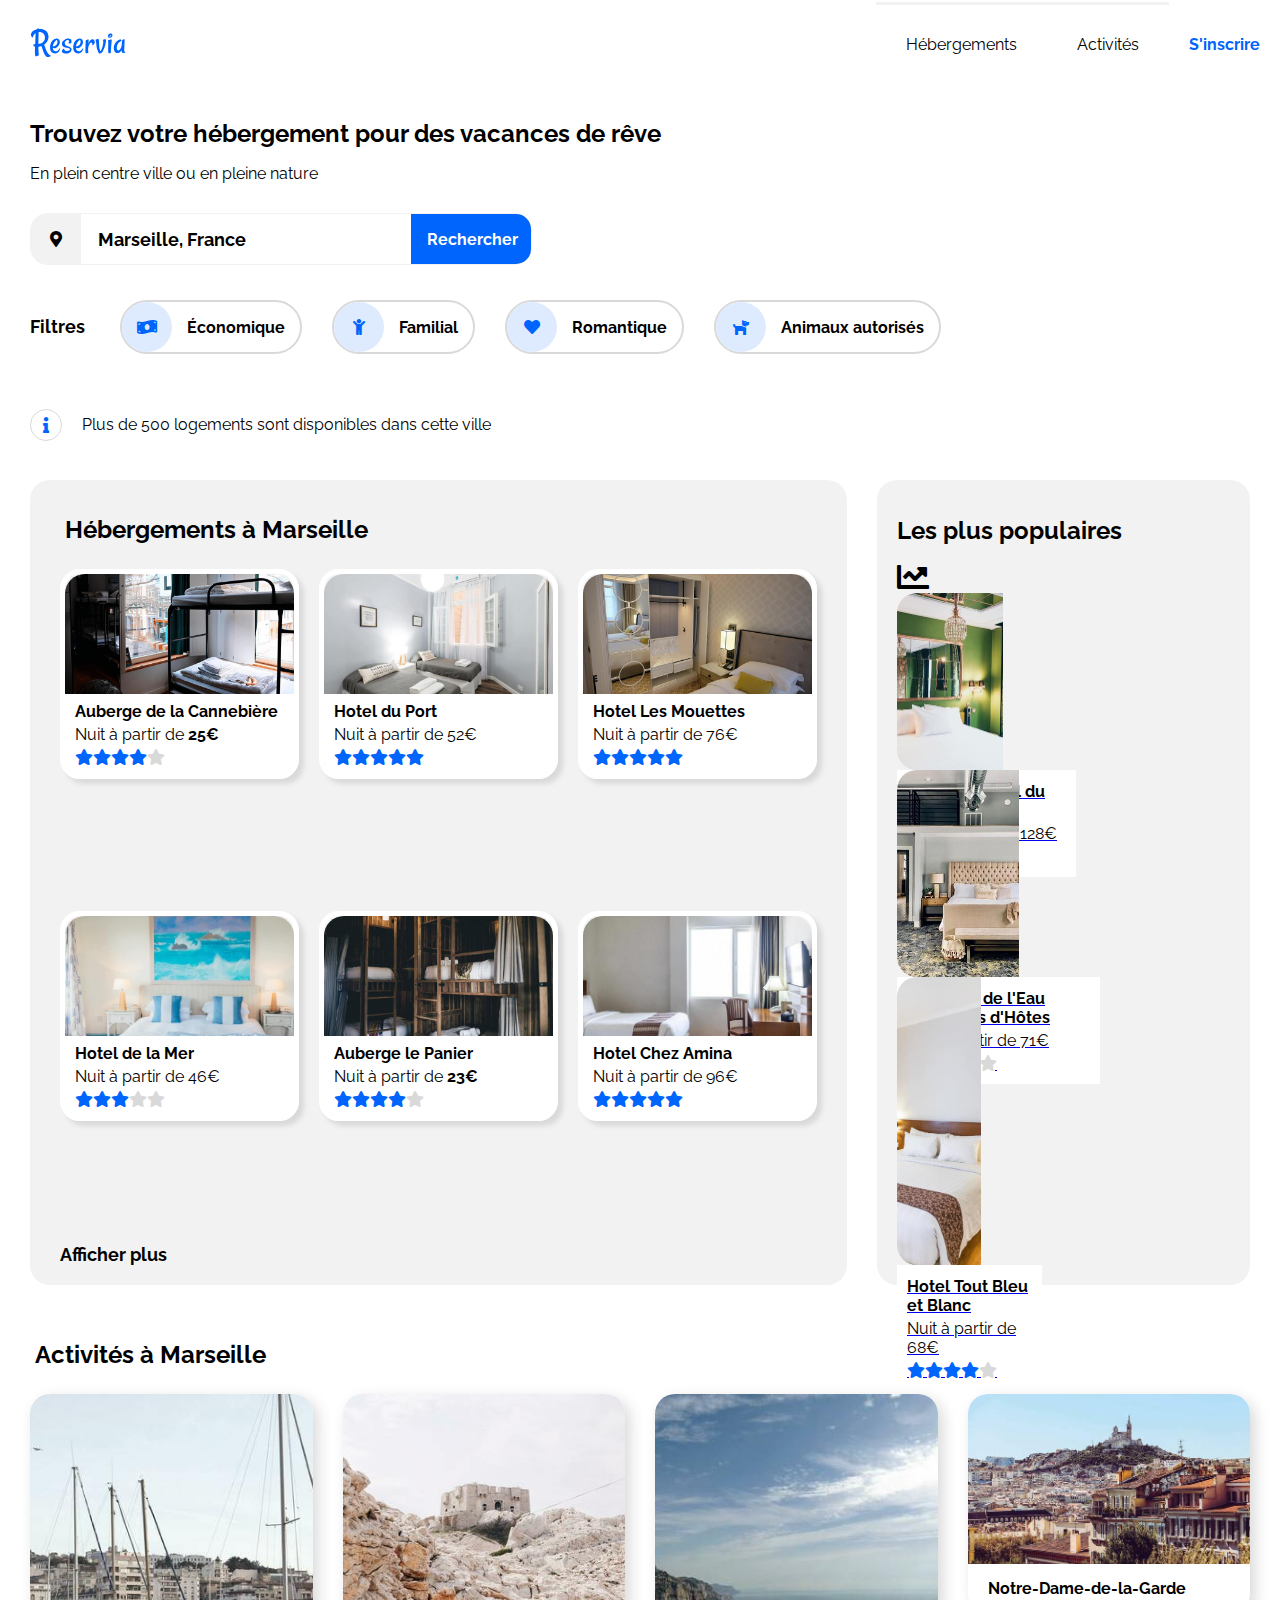
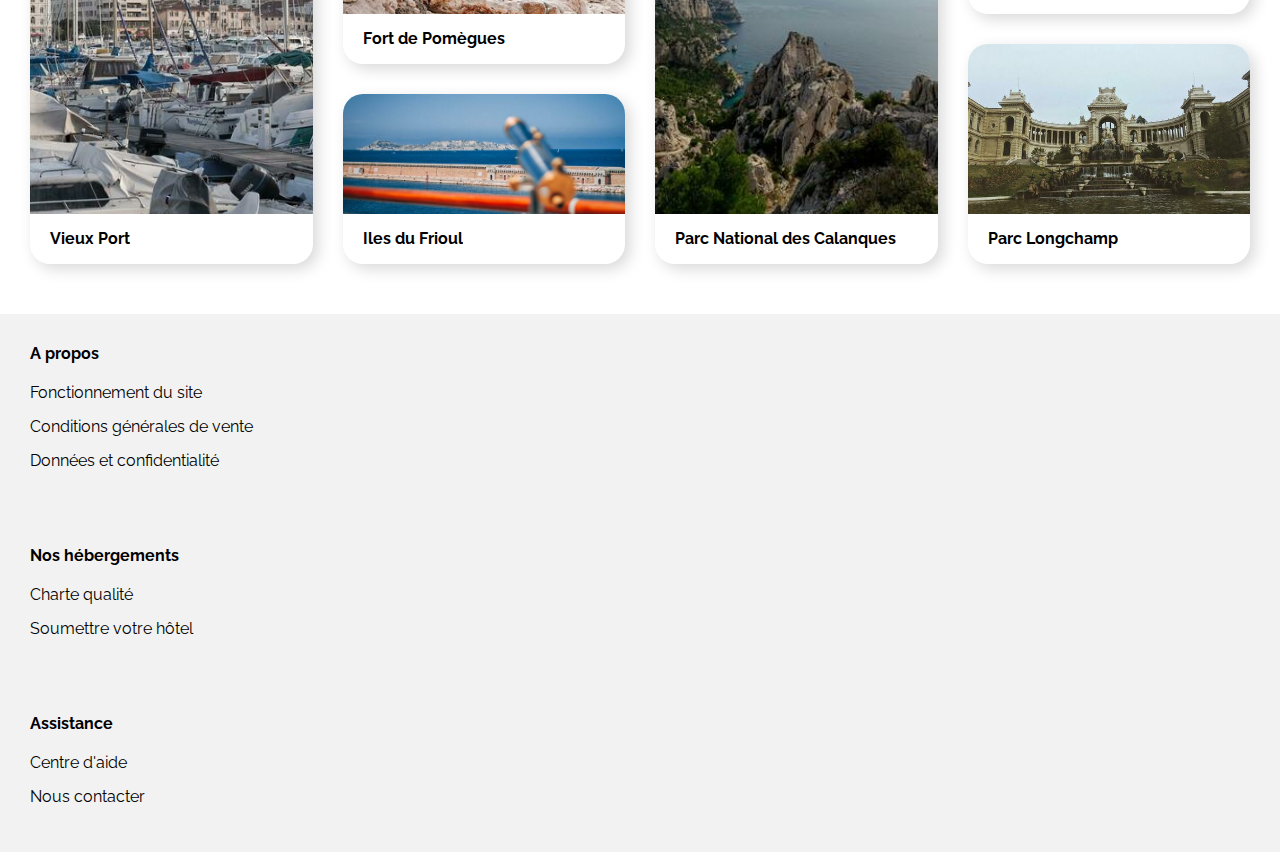
<file: index.html>
<!DOCTYPE html>
<html>
  <head>
    <meta charset="UTF-8" />
    <link rel="preconnect" href="https://fonts.gstatic.com" />
    <link
      href="https://fonts.googleapis.com/css2?family=Raleway:wght@400;500;600&display=swap"
      rel="stylesheet"
    />
    <link
      rel="shortcut icon"
      href="images/logo/Reservia.svg"
      type="image/x-icon"
    />
    <link rel="stylesheet" type="text/css" href="css/all.css" />
    <link rel="stylesheet" href="styles.css" />
    <title>Reservia</title>
  </head>

  <body>
    <div class="main_wrapper">
      <header>
        <a class="link_logo" href="#"><img class="logo" src="images/logo/Reservia.svg" alt="logo" /></a>
        <nav>
          <a class="nav_item" href="#accomodation_main">Hébergements</a>
          <a class="nav_item" href="#activities">Activités</a>
        </nav>
        <a class="register" href="#">S'inscrire</a>
      </header>

      <div id="main">
        <section class="search">
          <div class="main_title">
            <h1>Trouvez votre hébergement pour des vacances de rêve</h1>
            <p>En plein centre ville ou en pleine nature</p>
          </div>

          <div class="search_bar">
            <div class="map_marker_icon">
              <i class="fas fa-map-marker-alt"></i>
            </div>

            <form class="input_field" method="post" action="#">
              <input
                type="search"
                name="city"
                id="city"
                value="Marseille, France"
              />
            </form>
            <button type="submit">
              <i class="fa fa-search fa-lg"></i>
              <span class="search_text">Rechercher</span>
            </button>
          </div>
        </section>

        <section class="filters_and_info">
          <div class="filters">

            <div class="filters_title">
              <h2>Filtres</h2>
            </div>

            <div class="filters_items">
              <div class="grow">
              <label class="filters_item">
                <span class="filters_name">Économique</span>
                <input type="checkbox" name="économique" id="économique" />
                <i class="fas fa-money-bill-wave filters_icon"></i>
              </label>
              </div>

              <div class="grow">
              <label class="filters_item">
                <span class="filters_name">Familial</span>
                <input type="checkbox" name="familial" id="familial" />
                <i class="fas fa-child filters_icon"></i>
              </label>
              </div>

              <div class="grow">
              <label class="filters_item">
                <span class="filters_name">Romantique</span>
                <input type="checkbox" name="romantique" id="romantique" />
                <i class="fas fa-heart filters_icon"></i>
              </label>
              </div>

              <div class="grow">
              <label class="filters_item">
                <span class="filters_name">Animaux autorisés</span>
                <input
                  type="checkbox"
                  name="animaux_autorisés"
                  id="animaux_autorisés"
                />
                <i class="fas fa-dog filters_icon"></i>
              </label>
              </div>
            </div>
          </div>
          <div class="info_alert">
            <div class="info_icon">
              <i class="fas fa-info"></i>
            </div>
            <p>
              <span class="info_text"
                >Plus de 500 logements sont disponibles dans cette ville</span
              >
            </p>
          </div>
        </section>

        <div class="popular_accomodation">
          <section class="popular">
            <div class="popular_title">
              <h1>Les plus populaires</h1>
              <i class="fas fa-chart-line fa-2x"></i>
            </div>
            <div class="popular_items">
              <article>
                <a class="thumbnail" href="#">
                  <img
                    class="thumbnail_picture_popular"
                    src="images/hebergements/4_small/emile-guillemot-Bj_rcSC5XfE-unsplash.jpg"
                    alt="photo Hotel Étoile du Matin"
                  />
                  <div class="thumbnail_content_popular">
                    <div class="thumbnail_text">
                      <h3 class="hotel_name">Hôtel Le Soleil du Matin</h3>
                      <p class="price">Nuit à partir de 128€</p>
                    </div>
                    <div class="rating">
                      <i class="fas fa-star"></i>
                      <i class="fas fa-star"></i>
                      <i class="fas fa-star"></i>
                      <i class="fas fa-star"></i>
                      <i class="fas fa-star"></i>
                    </div>
                  </div>
                </a>
              </article>

              <article>
                <a class="thumbnail" href="#">
                  <img
                    class="thumbnail_picture_popular"
                    src="images/hebergements/4_small/aw-creative-VGs8z60yT2c-unsplash.jpg"
                    alt="photo Chambres d'Hôtes Au Coeur de l'Eau"
                  />

                  <div class="thumbnail_content_popular">
                    <div class="thumbnail_text">
                      <h3 class="hotel_name">
                        Au Coeur de l'Eau Chambres d'Hôtes
                      </h3>
                      <p class="price">Nuit à partir de 71€</p>
                    </div>
                    <div class="rating">
                      <i class="fas fa-star"></i>
                      <i class="fas fa-star"></i>
                      <i class="fas fa-star"></i>
                      <i class="fas fa-star"></i>
                      <i class="fas fa-star" style="color: #d9d9d9"></i>
                    </div>
                  </div>
                </a>
              </article>

              <article>
                <a class="thumbnail" href="#">
                  <img
                    class="thumbnail_picture_popular"
                    src="images/hebergements/4_small/febrian-zakaria-sjvU0THccQA-unsplash.jpg"
                    alt="photo Hotel Tout Bleu et Blanc"
                  />
                  <div class="thumbnail_content_popular">
                    <div class="thumbnail_text">
                      <h3 class="hotel_name">Hotel Tout Bleu et Blanc</h3>
                      <p class="price">Nuit à partir de 68€</p>
                    </div>
                    <div class="rating">
                      <i class="fas fa-star"></i>
                      <i class="fas fa-star"></i>
                      <i class="fas fa-star"></i>
                      <i class="fas fa-star"></i>
                      <i class="fas fa-star" style="color: #d9d9d9"></i>
                    </div>
                  </div>
                </a>
              </article>
            </div>
          </section>

          <section id="accomodation_main">
              <h1 class="section_title">Hébergements à Marseille</h1>

            <div class="accomodation">
              <article class="article_accomodation">
                <a class="thumbnail_accomodation" href="#">
                  <img
                    class="thumbnail_picture_accomodation"
                    src="images/hebergements/4_small/marcus-loke-WQJvWU_HZFo-unsplash.jpg"
                    alt="photo Auberge de la Cannebière"
                  />

                  <div class="thumbnail_content_accomodation">
                    <div class="thumbnail_text">
                      <h3 class="hotel_name">Auberge de la Cannebière</h3>
                      <p class="price">
                        Nuit à partir de <span class="bargain">25€</span>
                      </p>
                    </div>
                    <div class="rating">
                      <i class="fas fa-star"></i>
                      <i class="fas fa-star"></i>
                      <i class="fas fa-star"></i>
                      <i class="fas fa-star"></i>
                      <i class="fas fa-star" style="color: #d9d9d9"></i>
                    </div>
                  </div>
                </a>
              </article>

              <article class="article_accomodation">
                <a class="thumbnail_accomodation" href="#">
                  <img
                    class="thumbnail_picture_accomodation"
                    src="images/hebergements/4_small/fred-kleber-gTbaxaVLvsg-unsplash.jpg"
                    alt="photo Hotel du Port"
                  />

                  <div class="thumbnail_content_accomodation">
                    <div class="thumbnail_text">
                      <h3 class="hotel_name">Hotel du Port</h3>
                      <p class="price">Nuit à partir de 52€</p>
                    </div>
                    <div class="rating">
                      <i class="fas fa-star"></i>
                      <i class="fas fa-star"></i>
                      <i class="fas fa-star"></i>
                      <i class="fas fa-star"></i>
                      <i class="fas fa-star"></i>
                    </div>
                  </div>
                </a>
              </article>

              <article class="article_accomodation">
                <a class="thumbnail_accomodation" href="#">
                  <img
                    class="thumbnail_picture_accomodation"
                    src="images/hebergements/4_small/reisetopia-B8WIgxA_PFU-unsplash.jpg"
                    alt="photo Hotel Les Mouettes"
                  />

                  <div class="thumbnail_content_accomodation">
                    <div class="thumbnail_text">
                      <h3 class="hotel_name">Hotel Les Mouettes</h3>
                      <p class="price">Nuit à partir de 76€</p>
                    </div>
                    <div class="rating">
                      <i class="fas fa-star"></i>
                      <i class="fas fa-star"></i>
                      <i class="fas fa-star"></i>
                      <i class="fas fa-star"></i>
                      <i class="fas fa-star"></i>
                    </div>
                  </div>
                </a>
              </article>

              <article class="article_accomodation">
                <a class="thumbnail_accomodation" href="#">
                  <img
                    class="thumbnail_picture_accomodation"
                    src="images/hebergements/4_small/annie-spratt-Eg1qcIitAuA-unsplash.jpg"
                    alt="photo Hotel de la Mer"
                  />

                  <div class="thumbnail_content_accomodation">
                    <div class="thumbnail_text">
                      <h3 class="hotel_name">Hotel de la Mer</h3>
                      <p class="price">Nuit à partir de 46€</p>
                    </div>
                    <div class="rating">
                      <i class="fas fa-star"></i>
                      <i class="fas fa-star"></i>
                      <i class="fas fa-star"></i>
                      <i class="fas fa-star" style="color: #d9d9d9"></i>
                      <i class="fas fa-star" style="color: #d9d9d9"></i>
                    </div>
                  </div>
                </a>
              </article>

              <article class="article_accomodation">
                <a class="thumbnail_accomodation" href="#">
                  <img
                    class="thumbnail_picture_accomodation"
                    src="images/hebergements/4_small/nicate-lee-kT-ZyaiwBe0-unsplash.jpg"
                    alt="photo Auberge le Panier"
                  />

                  <div class="thumbnail_content_accomodation">
                    <div class="thumbnail_text">
                      <h3 class="hotel_name">Auberge le Panier</h3>
                      <p class="price">
                        Nuit à partir de <span class="bargain">23€</span>
                      </p>
                    </div>
                    <div class="rating">
                      <i class="fas fa-star"></i>
                      <i class="fas fa-star"></i>
                      <i class="fas fa-star"></i>
                      <i class="fas fa-star"></i>
                      <i class="fas fa-star" style="color: #d9d9d9"></i>
                    </div>
                  </div>
                </a>
              </article>

              <article class="article_accomodation">
                <a class="thumbnail_accomodation" href="#">
                  <img
                    class="thumbnail_picture_accomodation"
                    src="images/hebergements/4_small/febrian-zakaria-M6S1WvfW68A-unsplash.jpg"
                    alt="photo Hotel Chez Amina"
                  />

                  <div class="thumbnail_content_accomodation">
                    <div class="thumbnail_text">
                      <h3 class="hotel_name">Hotel Chez Amina</h3>
                      <p class="price">Nuit à partir de 96€</p>
                    </div>
                    <div class="rating">
                      <i class="fas fa-star"></i>
                      <i class="fas fa-star"></i>
                      <i class="fas fa-star"></i>
                      <i class="fas fa-star"></i>
                      <i class="fas fa-star"></i>
                    </div>
                  </div>
                </a>
              </article>
            </div>
            <h2 class="more">Afficher plus</h2>
          </section>
        </div>

        <section id="activities">
          <h1 class="section_title">Activités à Marseille</h1>

          <div class="activities_in_Marseille">
            <article class="old_port">
              <a class="thumbnail_activities" href="#">
                <img
                  class="thumbnail_picture_activities"
                  src="images/activites/4_small/reno-laithienne-QUgJhdY5Fyk-unsplash.jpg"
                  alt="photo Vieux Port"
                />
                <div class="thumbnail_content_activities">
                  <h3 class="place">Vieux Port</h3>
                </div>
              </a>
            </article>

            <article class="pomegues_fort">
              <a class="thumbnail_activities" href="#">
                <img
                  class="thumbnail_picture_activities"
                  src="images/activites/4_small/paul-hermann-QFTrLdQIRhI-unsplash.jpg"
                  alt="photo Fort de Pomègues"
                />

                <div class="thumbnail_content_activities">
                  <h3 class="place">Fort de Pomègues</h3>
                </div>
              </a>
            </article>

            <article class="frioul_islands">
              <a class="thumbnail_activities" href="#">

                <img
                  class="thumbnail_picture_activities"
                  src="images/activites/4_small/kevin-hikari-rV_Qd1l-VXg-unsplash.jpg"
                  alt="photo Iles du Frioul"
                />
      
                <div class="thumbnail_content_activities">
                  <h3 class="place">Iles du Frioul</h3>
                </div>
              </a>
            </article>

            <article class="calanques_national_park">
              <a class="thumbnail_activities" href="#">
                <img
                  class="thumbnail_picture_activities"
                  src="images/activites/4_small/kilyan-sockalingum-NR8-cBCN3aI-unsplash.jpg"
                  alt="photo Parc National des Calanques"
                />

                <div class="thumbnail_content_activities">
                  <h3 class="place">Parc National des Calanques</h3>
                </div>
              </a>
            </article>

            <article class="Notre-Dame-de-la-Garde">
              <a class="thumbnail_activities" href="#">
                <img
                  class="thumbnail_picture_activities"
                  src="images/activites/4_small/florian-wehde-xW9e8gdotxI-unsplash.jpg"
                  alt="photo Notre-Dame-de-la-Garde"
                />

                <div class="thumbnail_content_activities">
                  <h3 class="place">Notre-Dame-de-la-Garde</h3>
                </div>
              </a>
            </article>

            <article class="longchamp_park">
              <a class="thumbnail_activities" href="#">
                <img
                  class="thumbnail_picture_activities"
                  src="images/activites/4_small/lena-paulin-wH2-EJoDcV0-unsplash.jpg"
                  alt="photo Parc Longchamp"
                />

                <div class="thumbnail_content_activities">
                  <h3 class="place">Parc Longchamp</h3>
                </div>
              </a>
            </article>
          </div>
        </section>
      </div>
    </div>

    <!-- footer -->
    <div class="footer_wrapper">
      <footer>
        <div class="footer_item">
          <a href="#"
            ><strong>A propos</strong>
            <ul>
              <li>Fonctionnement du site</li>
              <li>Conditions générales de vente</li>
              <li>Données et confidentialité</li>
            </ul>
          </a>
        </div>

        <div class="footer_item">
          <a href="#"
            ><strong>Nos hébergements</strong>
            <ul>
              <li>Charte qualité</li>
              <li>Soumettre votre hôtel</li>
            </ul>
          </a>
        </div>

        <div class="footer_item">
          <a href="#"
            ><strong>Assistance</strong>
            <ul>
              <li>Centre d'aide</li>
              <li>Nous contacter</li>
            </ul>
          </a>
        </div>
      </footer>
    </div>
  </body>
</html>
</file>
<file: styles.css>
@import url("https://fonts.googleapis.com/css2?family=Raleway:wght@400;500;600&display=swap");

body {
  font-family: "Raleway", sans-serif;
  color: black;
  padding: 0px;
  margin: 0px;
}

h1 {
  font-size: x-large;
  font-weight: bold;
  color: black;
  /* margin: 20px 40px; */
}

h2 {
  font-size: large;
  color: black;
}

h3 {
  font-size: medium;
  font-weight: bold;
  color: black;
}

p {
  font-size: medium;
  color: black;
}

.section_title {
  margin: 15px;
}

.main_wrapper {
  max-width: 1400px;
  margin: auto;
}


/* header*/
header {
  display: flex;
  flex-wrap: wrap;
  justify-content: space-between; 
  width: 100%;
}

.logo {
    margin: 20px 30px;
}

nav {
  display: flex;
  align-items: center;
  order: 3;
  width: 100%;
}

.nav_item {
    display: flex;
    justify-content: center;
    align-items: center;
    color: black;
    text-decoration: none;
    border-bottom: 3px solid #f2f2f2;
    padding: 20px;
    width: 50%;
}

.nav_item:hover {
  color: #0065fc;
  text-decoration: none;
  border-bottom: 3px solid #0065fc;
  padding: 20px;
}

.register {
  display: flex;
  justify-content: flex-end;
  align-items: center;
  flex: 1;
  order: 2;
  color: #0065fc;
  font-size: medium;
  font-weight: bold;
  text-decoration: none;
  margin: 20px;
}

@media screen and (min-width: 800px) {

    header {
        display: flex;
        align-items: center;
        width: 100%;
      }

      nav {
        display: flex;
        justify-content: flex-end;
        align-items: center;
        width: auto;
        order: 2;
        flex: 1;
      }

      .nav_item {
        border-top: 3px solid #f2f2f2;
        border-bottom: 3px solid white;
        padding: 30px;
        width: auto;
    }

      .nav_item:hover {
        border-top: 3px solid #0065fc;
        border-bottom: 3px solid white;
        padding: 30px;
      }

      .register {
        display: flex;
        flex: 0;
        order:3;
        align-items: center;
        margin: 20px;
    }

}


/*search section*/

.main_title {
  margin: 30px 
}

.search_bar {
  display: flex;
  justify-content: space-between;
  align-items: center;
  margin: 20px 30px;
  padding: 0px;
  border: #f2f2f2 solid 1px;
  border-radius: 18px;
}

.map_marker_icon {
  display: flex;
  justify-content: center;
  align-items: center;
  min-width: 50px;
  min-height: 50px;
  background-color: #f2f2f2;
  border-radius: 15px 0px 0px 15px;
  margin: 0px;
}

.input_field {
  width: 100%;
  padding-left: 15px;
  padding-right: 15px;
}

input {
  border-width: 0px;
  border:none;
  font-size: large;
  font-family: "Raleway", sans-serif;
  font-weight: bold;
  width: 100%;
}

button {
  display: flex;
  align-items: center;
  justify-content: center;
  min-width: 50px;
  min-height: 50px;
  background-color: #0065fc;
  border-radius: 15px;
  border: none;
  margin: 0px;
}

button i {
  color: white;
}

.search_text {
  display: none;
}

@media screen and (min-width: 800px) {
  
  .search_bar {
    max-width: 500px;
  }

  button {
    min-width: 120px;
    min-height: 50px;
    background-color: #0065fc;
    border-radius: 0px 15px 15px 0px;
    border: none;
    margin: 0px;
  }

  button i {
    display: none;
    visibility: hidden;
  }
  
  .search_text {
    font-size: medium;
    font-weight: bold;
    font-family: "Raleway", sans-serif;
    color: white;
    display: block;
    margin-right: 15px;
  }
  
}


/*filters*/

.filters {
  display: flex;
  flex-direction: column;
  align-items: flex-start;
  
}

.filters_title {
  display: flex;
  justify-content: center;
  align-items: center;
  margin-left: 30px;
}

.filters_items {
  display: flex;
  flex-wrap: wrap;
  margin: 0px 20px;
}

input[type="checkbox"] {
  position: absolute;
  visibility: hidden;
  width: 0px;
  height: 0px;
  opacity: 0;
}

.filters_item i {
  display: flex;
  justify-content: center;
  align-items: center;
  padding:10px;
  width: 30px;
  height: 30px;
  color: #0065fc; 
  border-radius: 30px;
  /* border: 2px solid #DEEBFF; */
  background-color: #DEEBFF;
}

.filters_item {
  display: flex;
  flex-direction: row-reverse;
  align-items: center;
  border: 2px solid #D9D9D9;
  border-radius: 50px;
  margin: 7px;
  user-select: none;
  font-weight: bold;
}

.filters_name {
  padding: 0px 15px;
}

/* .filters_item:hover i {
  background-color: #DEEBFF;
  color: #0065fc;
} */

.filters_items input:checked + label {
  color: #0065fc;
  background-color: #DEEBFF;
  border: 2px solid #0065fc;
}

.filters_items input:checked + label i { 
  color:#DEEBFF;
  background-color: #0065fc;
}

.grow {
  transition: all .2s ease-in-out; 
}

.grow:hover {
  transform: scale(1.1); 
}

@media screen and (min-width: 800px) {

  .filters {
    flex-direction: row;
    align-items: baseline;
  }

  .filters_item {
    margin: 15px;
  }
}


/* info alert */

.info_icon {
  display: flex;
  justify-content: center;
  align-items: center;
  width: 10px;
  height: 10px;
  border: 1px solid #D9D9D9;
  border-radius: 40px;
  padding: 10px;
}

.fa-info {
  color: #0065fc;
}

.info_alert {
    display: flex;
    align-items: center;
    margin: 30px 30px;  
}

.info_alert_accomodation {
  padding-left: 20px;
}

.info_text{
  display: flex;
  flex-wrap: wrap ;
  font-weight: normal;
  margin: 0px 20px;
}



/* popular */

.popular {
  display: flex;
  flex-direction: column;
  background-color: #f2f2f2;
  padding: 40px 20px;
}

.popular_main_title {
    display: flex;
    justify-content: space-between;
    align-items: center;
    padding: 0px 10px;
}

article {
  display: flex;
}

.thumbnail_popular {
  display: flex;
  justify-content: space-between;
  border: 5px solid white;
  border-radius: 20px;
  box-shadow: 5px 5px 5px #D9D9D9;
  text-decoration: none;
  margin: 10px;
  height: 140px;
  width: 100%;
  overflow: hidden;
}

.thumbnail_picture_popular {
  display: flex;
  width: 40%; 
  height: 100%;
  object-fit: cover; 
  border-radius: 20px 0px 0px 20px;
}

.thumbnail_content_popular {
  display: flex;
  width: 60%; 
  flex-direction: column;
  justify-content: space-between;
  background-color: white;
  padding: 10px;
  overflow: hidden;
}

.rating {
display: flex;
}

.fa-star {
  color: #0065fc;
}



/*accomodation*/

#accomodation_main {
  display: flex;
  flex-direction: column;
  justify-content: center;
  padding: 20px;
}

.thumbnail_accomodation {
  display: flex;
  flex-direction: column;
  justify-content: center;
  border: 5px solid white;
  border-radius: 20px;
  box-shadow: 5px 5px 10px #D9D9D9;
  text-decoration: none;
  margin: 15px;
  max-height: 200px;
  width: 100%;
  height: 200px;
  overflow: hidden;
}

.thumbnail_picture_accomodation {
  display: flex;
  width: 100%; 
  height: 60%;
  /* height: 150px; */
  object-fit: cover; 
  border-radius: 20px 20px 0px 0px;
}

.thumbnail_content_accomodation {
  display: flex;
  flex-direction: column;
  justify-content: center;
  width: auto; 
  height: 40%;
  background-color: white;
  padding: 10px;
  overflow: hidden;
}

.hotel_name {
  margin: 5px 0px;
}

.price {
  margin: 5px 0px;
}

.rating {
  margin: 2.5px 0px;
}

.bargain {
  font-weight: bold;
}

.more {
  margin: 30px 15px;
}


@media screen and (min-width: 800px) {

  .popular_accomodation {
    display: flex;
    flex-direction: column;
    width: 100%;
  }

  .popular {
    display: flex;
    background-color: #f2f2f2;
    padding: 20px;
    border: 0px;
    border-radius: 20px;
    width: auto;
    margin: 30px;
    }

    .popular_items {
      display: flex;
      flex-direction: row;
      width: 100%;
    }

    .article_popular {
      width: 33.3%;
    }

    #accomodation_main {
      display: flex;
      flex-direction: column;
      justify-content: center;
      background-color: #f2f2f2;
      border: 0px;
      border-radius: 20px;
      width: auto;
      padding: 20px;
      margin: 30px;
    }
    
    .accomodation {
    display: flex;
    flex-direction: row;
    flex-wrap: wrap;
    justify-content: space-between;
    /* align-items: center; */
    width: 100%;
    height: 100%;
  }  

  .article_accomodation {
    display: flex;
    width: 33.3%;
    height: 50%;
  }

  .thumbnail_text {
    display: flex;
    flex-direction: column;
  }

  .thumbnail_text h3 {
    text-overflow: ellipsis;
    overflow: hidden;
    white-space: nowrap;
  }
  
}

@media screen and (min-width: 1050px) {

  #accomodation_main {
    display: flex;
    flex-direction: column;
    justify-content: space-around;
    background-color: #f2f2f2;
    border: 0px;
    border-radius: 20px;
    width: 70%;
    padding: 20px;
    height: auto;
    margin: 0px 15px 0px 30px;
    }


  .popular_accomodation {
    display: flex;
    flex-direction: row-reverse;
    justify-content: center;
    align-items: stretch;
    width: 100%;
    height: auto;
  }

  .popular {
    display: flex;
    background-color: #f2f2f2;
    padding: 20px;
    border: 0px;
    border-radius: 20px;
    width: 30%;
    height: auto;
    margin: 0px 30px 0px 15px;
    }

    .article_popular {
      width: 100%;
    } 

    .accomodation {
    display: flex;
    flex-direction: row;
    flex-wrap: wrap;
    justify-content: space-between;
    /* align-items: center; */
    width: 100%;
    height: 100%;
  }  

  .article_accomodation {
    display: flex;
    width: 33.3%;
    height: 50%;
  }
    
  .thumbnail_accomodation {
  display: flex;
  flex-direction: column; 
  justify-content: space-between;
  border: 5px solid white;
  border-radius: 20px;
  box-shadow: 5px 5px 5px #D9D9D9;
  text-decoration: none;
  margin: 10px;
  }

  .thumbnail_picture_accomodation {
    height: 60%;
  }

  .thumbnail_content_accomodation {
    display: flex;
    width: auto; 
    height: 40%;
    flex-direction: column;
    justify-content: center;
    padding:10px;
    overflow: hidden;
  }

  .popular_items{
    display: flex;
    flex-direction: column;
  }

  .popular_main_title {
    margin: 15px;
}

  .popular_title {
    margin: 0px;
  }

  .title {
    display: flex;
    height: min-content;
  }

  .hotel_name {
    margin: 2px 0px;
  }
  
  .price {
    margin: 2px 0px;
  }

  .rating {
    margin: 3px 0px;
  }

  .more {
    margin: 0px 10px;
    display: flex;
    height: min-content;
  }

  .thumbnail_text {
    display: flex;
    flex-direction: column;
    align-content: space-between;
  }
  
  .thumbnail_text h3 {
    text-overflow: unset;
    overflow: unset;
    white-space: unset;
  }
} 
  

/*activities*/

#activities {
  padding: 20px;
}

.activities_in_Marseille {
  display: grid;
  grid-template-columns: 100%;
  grid-template-rows: auto;
  column-gap: 10px;
  row-gap: 10px;
}

.thumbnail_activities {
  display: flex;
  flex-direction: column;
  justify-content: space-between;
  border-radius: 20px;
  box-shadow: 5px 5px 15px #D9D9D9;
  text-decoration: none;
  height: 220px;
  width: 100%;
  margin: 10px;
}

.thumbnail_picture_activities {
  display: flex;
  width: 100%; 
  height: 70%;
  object-fit: cover; 
  border-radius: 20px 20px 0px 0px;
}

.thumbnail_content_activities {
  display: flex;
  align-items: center;
  padding-left: 20px;
  width: 100%; 
  height: 30%;
}


@media screen and (min-width: 800px) {

  #activities {
    padding: 40px 20px;
  }

  .activities_in_Marseille {
    display: grid;
    grid-template-columns: 1fr 1fr 1fr 1fr;
    grid-template-rows: repeat(10, 40px);
  }

  .place {
    margin: 0px;
    padding-left: 20px;
    overflow: hidden;
  }

  .old_port {
    grid-column: 1 / 2;
    grid-row: 1 / 11;
  }

  .pomegues_fort {
    grid-column: 2 / 3;
    grid-row: 1 / 7;
  }

  .frioul_islands {
    grid-column: 2 / 3;
    grid-row: 7 / 11;
  }

  .calanques_national_park {
    grid-column: 3 / 4;
    grid-row: 1 / 11;
  }

  .Notre-Dame-de-la-Garde {
    grid-column: 4 / 5;
    grid-row: 1 / 6;
  }

  .longchamp_park {
    grid-column: 4 / 5;
    grid-row: 6 / 11;
  }

  .thumbnail_activities {
    height: auto;
  }

  .thumbnail_picture_activities { 
    object-fit: cover; 
    border-radius: 20px 20px 0px 0px;
    height: 100%;
    overflow: hidden;
  }

  .thumbnail_content_activities { 
    min-height: 50px;
    height: 50px;
    padding-left: 0px;
    flex-wrap: wrap;  
  }

}


/* footer */

footer {
  background-color: #f2f2f2;
  align-items: center;
}

.footer_main {
  display: flex;
  flex-direction: column;
  justify-content: space-around;
  background-color: #f2f2f2;
  padding: 30px;
  margin: auto;
}

footer a {
  text-decoration: none;
  color: black;
}

footer ul {
  list-style-type: none;
  margin-top: 20px;
  padding: 0;
}

footer li {
  margin-top: 15px;
}

.footer_item {
  padding-bottom: 30px;
}


@media screen and (min-width: 800px) {

  .footer_main {
    display: flex;
    flex-direction: row;
    justify-content: flex-start;
    max-width: 1400px; 
    width: 100%;
    padding: 0px;
  }

  footer ul {
    list-style-type: none;
    margin-top: 20px;
    padding: 0px;
  }

  .footer_item {
    padding: 30px;
    flex: 1;
  }

}
</file>
